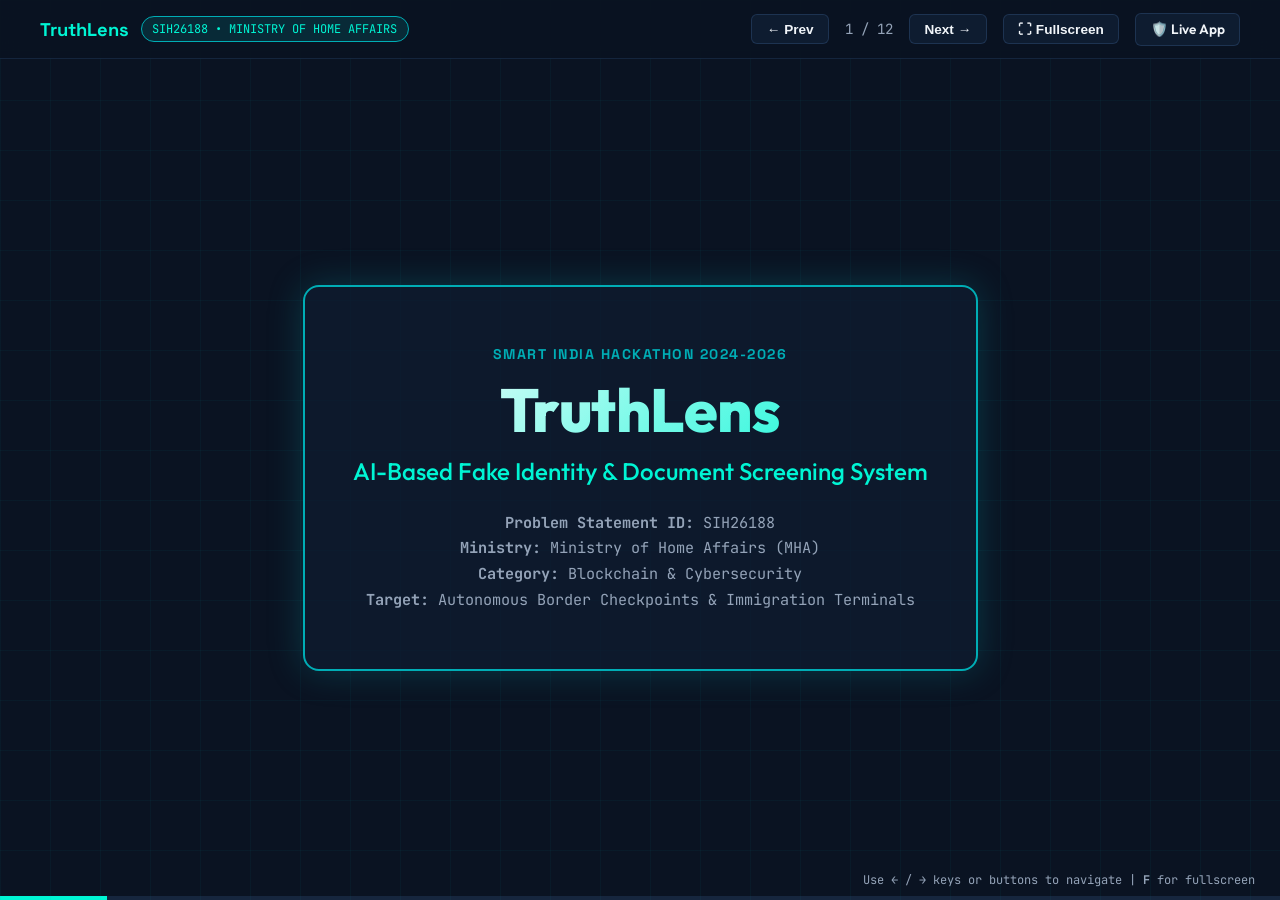
<file: static/presentation.html>
<!DOCTYPE html>
<html lang="en">
<head>
  <meta charset="UTF-8" />
  <meta name="viewport" content="width=device-width, initial-scale=1.0" />
  <title>TruthLens — SIH Presentation Deck</title>
  <link rel="preconnect" href="https://fonts.googleapis.com">
  <link rel="preconnect" href="https://fonts.gstatic.com" crossorigin>
  <link href="https://fonts.googleapis.com/css2?family=Outfit:wght@300;400;500;600;700;800&family=Space+Grotesk:wght@400;500;600;700&family=JetBrains+Mono:wght@400;500;600&display=swap" rel="stylesheet">
  <style>
    :root {
      --bg: #0A1322;
      --card: #0E1C30;
      --teal: #00ADB5;
      --neon: #00F5D4;
      --white: #F1F5F9;
      --muted: #94A3B8;
      --red: #EF4444;
      --green: #10B981;
      --yellow: #F59E0B;
      --font-main: 'Outfit', sans-serif;
      --font-tech: 'Space Grotesk', sans-serif;
      --font-mono: 'JetBrains Mono', monospace;
    }

    * { box-sizing: border-box; margin: 0; padding: 0; }
    body {
      background-color: var(--bg);
      color: var(--white);
      font-family: var(--font-main);
      overflow: hidden;
      width: 100vw;
      height: 100vh;
      display: flex;
      flex-direction: column;
    }

    /* Cyber background grid */
    .grid-bg {
      position: fixed;
      inset: 0;
      background-image: 
        linear-gradient(to right, rgba(0, 173, 181, 0.05) 1px, transparent 1px),
        linear-gradient(to bottom, rgba(0, 173, 181, 0.05) 1px, transparent 1px);
      background-size: 50px 50px;
      pointer-events: none;
      z-index: 0;
    }

    /* Top presentation control bar */
    .top-bar {
      position: relative;
      z-index: 10;
      display: flex;
      justify-content: space-between;
      align-items: center;
      padding: 0.8rem 2.5rem;
      border-bottom: 1px solid rgba(45, 75, 115, 0.35);
      background: rgba(10, 19, 34, 0.85);
      backdrop-filter: blur(10px);
    }

    .brand-meta {
      display: flex;
      align-items: center;
      gap: 0.75rem;
    }

    .brand-name {
      font-family: var(--font-tech);
      font-size: 1.15rem;
      font-weight: 700;
      color: var(--neon);
    }

    .pill {
      font-size: 0.75rem;
      padding: 0.25rem 0.65rem;
      border-radius: 20px;
      background: rgba(0, 173, 181, 0.15);
      border: 1px solid var(--teal);
      color: var(--neon);
      font-family: var(--font-mono);
    }

    .nav-controls {
      display: flex;
      align-items: center;
      gap: 1rem;
    }

    .btn-nav {
      background: var(--card);
      border: 1px solid rgba(45, 75, 115, 0.5);
      color: var(--white);
      padding: 0.4rem 0.9rem;
      border-radius: 6px;
      cursor: pointer;
      font-size: 0.85rem;
      font-weight: 600;
      transition: all 0.2s;
    }

    .btn-nav:hover {
      background: var(--teal);
      color: #000;
    }

    .slide-counter {
      font-family: var(--font-mono);
      font-size: 0.88rem;
      color: var(--muted);
    }

    /* Main Deck Stage */
    .stage {
      position: relative;
      flex: 1;
      display: flex;
      align-items: center;
      justify-content: center;
      padding: 2.5rem;
      z-index: 1;
    }

    .slide {
      display: none;
      width: 100%;
      max-width: 1250px;
      height: 85%;
      animation: fadeInSlide 0.3s cubic-bezier(0.4, 0, 0.2, 1);
    }

    .slide.active {
      display: flex;
      flex-direction: column;
      justify-content: center;
    }

    @keyframes fadeInSlide {
      from { opacity: 0; transform: translateY(12px); }
      to { opacity: 1; transform: translateY(0); }
    }

    /* Slide Typography & Layouts */
    .slide-header {
      margin-bottom: 2rem;
    }

    .slide-kicker {
      font-family: var(--font-tech);
      font-size: 0.88rem;
      font-weight: 700;
      color: var(--teal);
      letter-spacing: 1.5px;
      text-transform: uppercase;
      margin-bottom: 0.4rem;
    }

    .slide-title {
      font-size: 2.4rem;
      font-weight: 800;
      color: var(--white);
      line-height: 1.15;
    }

    .grid-2 {
      display: grid;
      grid-template-columns: 1fr 1fr;
      gap: 2rem;
    }

    .grid-3 {
      display: grid;
      grid-template-columns: 1fr 1fr 1fr;
      gap: 1.5rem;
    }

    .grid-4 {
      display: grid;
      grid-template-columns: repeat(4, 1fr);
      gap: 1.25rem;
    }

    .cyber-card {
      background: var(--card);
      border: 1px solid rgba(45, 75, 115, 0.45);
      border-radius: 12px;
      padding: 1.75rem;
      box-shadow: 0 10px 25px rgba(0, 0, 0, 0.5);
    }

    .border-teal { border-color: var(--teal); }
    .border-red { border-color: var(--red); }
    .border-green { border-color: var(--green); }
    .border-yellow { border-color: var(--yellow); }

    .card-title {
      font-size: 1.25rem;
      font-weight: 700;
      margin-bottom: 0.75rem;
      display: flex;
      align-items: center;
      gap: 0.5rem;
    }

    .card-list {
      list-style: none;
      display: flex;
      flex-direction: column;
      gap: 0.75rem;
    }

    .card-list li {
      font-size: 0.95rem;
      line-height: 1.45;
      color: var(--muted);
    }

    .card-list strong {
      color: var(--white);
    }

    /* Title Slide Center Layout */
    .title-card {
      text-align: center;
      max-width: 950px;
      margin: 0 auto;
      padding: 3.5rem 3rem;
      border: 2px solid var(--teal);
      border-radius: 16px;
      background: rgba(14, 28, 48, 0.8);
      box-shadow: 0 0 35px rgba(0, 173, 181, 0.25);
    }

    .hero-title {
      font-size: 3.8rem;
      font-weight: 800;
      margin: 0.5rem 0;
      letter-spacing: -0.5px;
      background: linear-gradient(135deg, #FFF, var(--neon));
      -webkit-background-clip: text;
      -webkit-text-fill-color: transparent;
    }

    .hero-sub {
      font-size: 1.5rem;
      color: var(--neon);
      margin-bottom: 1.5rem;
      font-weight: 500;
    }

    .hero-meta {
      font-family: var(--font-mono);
      font-size: 0.95rem;
      color: var(--muted);
      line-height: 1.7;
    }

    /* Bottom progress bar */
    .progress-bar-wrap {
      height: 4px;
      background: rgba(45, 75, 115, 0.35);
      width: 100vw;
    }

    .progress-bar-fill {
      height: 100%;
      background: var(--neon);
      width: 8.33%;
      transition: width 0.3s ease;
    }

    .keyboard-hint {
      position: fixed;
      bottom: 12px;
      right: 25px;
      font-family: var(--font-mono);
      font-size: 0.75rem;
      color: var(--muted);
      z-index: 10;
    }
  </style>
</head>
<body>
  <div class="grid-bg"></div>

  <!-- Top Navigation Header -->
  <header class="top-bar">
    <div class="brand-meta">
      <span class="brand-name">TruthLens</span>
      <span class="pill">SIH26188 • MINISTRY OF HOME AFFAIRS</span>
    </div>
    <div class="nav-controls">
      <button type="button" class="btn-nav" id="btn-prev">← Prev</button>
      <span class="slide-counter" id="slide-num">1 / 12</span>
      <button type="button" class="btn-nav" id="btn-next">Next →</button>
      <button type="button" class="btn-nav" id="btn-fullscreen">⛶ Fullscreen</button>
      <a href="/" class="btn-nav" style="text-decoration: none;">🛡️ Live App</a>
    </div>
  </header>

  <!-- Deck Presentation Container -->
  <main class="stage">

    <!-- SLIDE 1: TITLE -->
    <section class="slide active" data-slide="1">
      <div class="title-card">
        <span class="slide-kicker">SMART INDIA HACKATHON 2024-2026</span>
        <h1 class="hero-title">TruthLens</h1>
        <p class="hero-sub">AI-Based Fake Identity &amp; Document Screening System</p>
        <p class="hero-meta">
          <strong>Problem Statement ID:</strong> SIH26188<br>
          <strong>Ministry:</strong> Ministry of Home Affairs (MHA)<br>
          <strong>Category:</strong> Blockchain &amp; Cybersecurity<br>
          <strong>Target:</strong> Autonomous Border Checkpoints &amp; Immigration Terminals
        </p>
      </div>
    </section>

    <!-- SLIDE 2: THE PROBLEM -->
    <section class="slide" data-slide="2">
      <div class="slide-header">
        <div class="slide-kicker">PROBLEM STATEMENT &amp; CONTEXT</div>
        <h2 class="slide-title">Border Checkpoint Identity Screening Strain</h2>
      </div>
      <div class="grid-2">
        <div class="cyber-card border-teal">
          <h3 class="card-title" style="color: var(--neon);">Operational Bottlenecks</h3>
          <ul class="card-list">
            <li><strong>High Passenger Volume:</strong> Border checkpoints process thousands of passports, visas, and national IDs daily.</li>
            <li><strong>Slow Manual Verification:</strong> Human inspection takes 3–5 minutes per traveler, causing long terminal congestion.</li>
            <li><strong>Human Error &amp; Fatigue:</strong> Fatigue makes it easy to overlook forged stamps or altered digits.</li>
            <li><strong>Sophisticated Digital Tools:</strong> Fraudsters use Photoshop, Canva, and generative AI to craft realistic forgeries.</li>
          </ul>
        </div>
        <div class="cyber-card border-red">
          <h3 class="card-title" style="color: var(--red);">Core Threat Vectors Faced</h3>
          <ul class="card-list">
            <li><strong>Photo Replacement &amp; Splicing:</strong> Replacing the authentic passport photo with an impersonator's face.</li>
            <li><strong>Altered DOB &amp; Visa Validity:</strong> Tampering dates of birth or visa expiry to bypass overstay laws.</li>
            <li><strong>Counterfeit Travel Documents:</strong> Fabricated documents lacking mathematical check digit compliance.</li>
            <li><strong>Blacklisted Travel Documents:</strong> Use of stolen blank passport stock (Interpol notices).</li>
          </ul>
        </div>
      </div>
    </section>

    <!-- SLIDE 3: 7-STEP ARCHITECTURE -->
    <section class="slide" data-slide="3">
      <div class="slide-header">
        <div class="slide-kicker">SYSTEM ARCHITECTURE</div>
        <h2 class="slide-title">TruthLens 7-Step Autonomous Screening Pipeline</h2>
      </div>
      <div class="grid-4" style="grid-template-columns: repeat(4, 1fr); margin-bottom: 1rem;">
        <div class="cyber-card border-teal">
          <span class="pill" style="margin-bottom: 0.5rem; display: inline-block;">STEP 1</span>
          <h4 style="color: #fff; margin-bottom: 0.3rem;">OCR &amp; MRZ</h4>
          <p style="font-size: 0.85rem; color: var(--muted);">ICAO Doc 9303 MRZ parsing &amp; 7-3-1 check digit validation.</p>
        </div>
        <div class="cyber-card border-teal">
          <span class="pill" style="margin-bottom: 0.5rem; display: inline-block;">STEP 2</span>
          <h4 style="color: #fff; margin-bottom: 0.3rem;">Rules &amp; Math</h4>
          <p style="font-size: 0.85rem; color: var(--muted);">UIDAI Verhoeff D5 algorithm, expiry dates, &amp; 6-month border rule.</p>
        </div>
        <div class="cyber-card border-teal">
          <span class="pill" style="margin-bottom: 0.5rem; display: inline-block;">STEP 3</span>
          <h4 style="color: #fff; margin-bottom: 0.3rem;">Forensics (ELA)</h4>
          <p style="font-size: 0.85rem; color: var(--muted);">90% JPEG recompression heatmap &amp; facial ROI splice ratio.</p>
        </div>
        <div class="cyber-card border-teal">
          <span class="pill" style="margin-bottom: 0.5rem; display: inline-block;">STEP 4</span>
          <h4 style="color: #fff; margin-bottom: 0.3rem;">EXIF Metadata</h4>
          <p style="font-size: 0.85rem; color: var(--muted);">Photoshop / Canva digital editing fingerprint audit.</p>
        </div>
      </div>
      <div class="grid-3">
        <div class="cyber-card border-green">
          <span class="pill" style="margin-bottom: 0.5rem; display: inline-block;">STEP 5</span>
          <h4 style="color: #fff; margin-bottom: 0.3rem;">Biometric Face Match</h4>
          <p style="font-size: 0.85rem; color: var(--muted);">1:1 Biometric correlation between document photo and live webcam photo.</p>
        </div>
        <div class="cyber-card border-yellow">
          <span class="pill" style="margin-bottom: 0.5rem; display: inline-block;">STEP 6</span>
          <h4 style="color: #fff; margin-bottom: 0.3rem;">Mock Watchlists</h4>
          <p style="font-size: 0.85rem; color: var(--muted);">Instant query against simulated Interpol notices &amp; stolen passports.</p>
        </div>
        <div class="cyber-card border-green">
          <span class="pill" style="margin-bottom: 0.5rem; display: inline-block;">STEP 7</span>
          <h4 style="color: #fff; margin-bottom: 0.3rem;">Risk Score &amp; Verdict</h4>
          <p style="font-size: 0.85rem; color: var(--muted);">0-100 composite risk score with transparent legal contributing factors.</p>
        </div>
      </div>
    </section>

    <!-- SLIDE 4: MODULE 1 & 2 -->
    <section class="slide" data-slide="4">
      <div class="slide-header">
        <div class="slide-kicker">MODULE 1 &amp; 2</div>
        <h2 class="slide-title">OCR, ICAO Doc 9303 MRZ &amp; Mathematical Rigor</h2>
      </div>
      <div class="grid-2">
        <div class="cyber-card border-teal">
          <h3 class="card-title" style="color: var(--neon);">Module 1: ICAO MRZ Parsing</h3>
          <ul class="card-list">
            <li><strong>Universal Support:</strong> Passports, Visas, Aadhaar, PAN, Driving Licenses, and Travel Permits.</li>
            <li><strong>ICAO TD3 &amp; TD1 Parsers:</strong> Decodes 2-line passport MRZ and 3-line national ID MRZ zones.</li>
            <li><strong>7-3-1 Weighting Checksums:</strong> Cyclic mathematical check digit verification on Document No, Date of Birth, and Expiry.</li>
            <li><strong>No Guesswork:</strong> Fabricated passport numbers without proper checksums fail automatically.</li>
          </ul>
        </div>
        <div class="cyber-card border-teal">
          <h3 class="card-title" style="color: var(--neon);">Module 2: Checksums &amp; Rules</h3>
          <ul class="card-list">
            <li><strong>UIDAI Verhoeff D5 Checksum:</strong> Implements dihedral group D5 matrix used by UIDAI. Catches 100% of single-digit &amp; transposition errors.</li>
            <li><strong>PAN Entity Syntax:</strong> Checks 4th-character entity classification ('P' for Individual).</li>
            <li><strong>Border 6-Month Rule:</strong> Flags warning if passport expires within 180 days of travel date.</li>
            <li><strong>Standard Checklist:</strong> Outputs status badges: ✓ Valid, ⚠ Warning, ✕ Invalid.</li>
          </ul>
        </div>
      </div>
    </section>

    <!-- SLIDE 5: MODULE 3 TAMPERING FORENSICS -->
    <section class="slide" data-slide="5">
      <div class="slide-header">
        <div class="slide-kicker">MODULE 3: CORE AI INNOVATION</div>
        <h2 class="slide-title">Tampering Detection &amp; Digital Image Forensics</h2>
      </div>
      <div class="grid-2">
        <div class="cyber-card border-teal">
          <h3 class="card-title" style="color: var(--neon);">1. Error Level Analysis (ELA)</h3>
          <p style="font-size: 0.95rem; color: var(--muted); margin-bottom: 0.75rem;">
            Resaves the document in-memory at 90% JPEG quality. Unaltered documents have uniform recompression variance across the entire surface.
          </p>
          <ul class="card-list">
            <li><strong>Colorized JET Heatmap:</strong> Cool blue indicates authentic uniform pixels; bright yellow/red indicates spliced or pasted patches.</li>
            <li><strong>Zero False Positives on Text:</strong> Calibrated threshold ignores natural text edge compression.</li>
          </ul>
        </div>
        <div class="cyber-card border-red">
          <h3 class="card-title" style="color: var(--red);">2. Photo Splice &amp; Stamp Forgery</h3>
          <ul class="card-list">
            <li><strong>Facial ROI Ratio:</strong> Automatically detects the portrait box and measures its compression ratio against the card substrate. Spliced photos exhibit &gt; 2.0x ratio.</li>
            <li><strong>Stamp Bleed Inspection:</strong> Evaluates circular immigration stamps for natural ink absorption vs flat digital vector paste.</li>
            <li><strong>EXIF Software Fingerprint:</strong> Detects Adobe Photoshop, Canva, GIMP, and Snapseed markers in image headers.</li>
          </ul>
        </div>
      </div>
    </section>

    <!-- SLIDE 6: MODULE 4 BIOMETRIC FACE VERIFICATION -->
    <section class="slide" data-slide="6">
      <div class="slide-header">
        <div class="slide-kicker">MODULE 4</div>
        <h2 class="slide-title">1:1 Biometric Face Verification (Document vs Live Person)</h2>
      </div>
      <div class="grid-2">
        <div class="cyber-card border-green">
          <h3 class="card-title" style="color: var(--green);">Biometric Matching Architecture</h3>
          <ul class="card-list">
            <li><strong>Automated Document Crop:</strong> Computer-vision skin chrominance (YCrCb) + anthropometric contour geometry extracts facial portrait from document.</li>
            <li><strong>Webcam &amp; File Support:</strong> Security officer can upload a photo or capture a live snapshot from checkpoint webcam via WebRTC.</li>
            <li><strong>Multi-Scale Comparison:</strong> Combines HSV histogram correlation, grayscale normalized template matching, and Sobel edge continuity.</li>
          </ul>
        </div>
        <div class="cyber-card border-teal">
          <h3 class="card-title" style="color: var(--neon);">Calibrated Decision Thresholds</h3>
          <ul class="card-list">
            <li><strong>MATCH CONFIRMED (≥ 40.0%):</strong> Genuine traveler. Document photo corresponds to presented passenger (adds 0 risk pts).</li>
            <li><strong>POSSIBLE MISMATCH (34.0%–39.9%):</strong> Borderline score. Flags traveler for physical officer inspection (+18 risk pts).</li>
            <li><strong>BIOMETRIC MISMATCH (&lt; 34.0%):</strong> Severe facial difference. Triggers critical alert for identity impersonation (+35 risk pts).</li>
            <li><strong>Visual Audit:</strong> Side-by-side cropped preview displayed directly on dashboard.</li>
          </ul>
        </div>
      </div>
    </section>

    <!-- SLIDE 7: DYNAMIC RISK ASSESSMENT ENGINE -->
    <section class="slide" data-slide="7">
      <div class="slide-header">
        <div class="slide-kicker">DECISION ENGINE</div>
        <h2 class="slide-title">Dynamic Risk Score &amp; Explainable Contributing Factors</h2>
      </div>
      <div class="grid-2">
        <div class="cyber-card border-teal">
          <h3 class="card-title" style="color: var(--neon);">0–100 Calibrated Risk Tiers</h3>
          <ul class="card-list">
            <li><strong style="color: var(--green);">LOW (0–29):</strong> Clear for transit. Document verified across all layers.</li>
            <li><strong style="color: var(--yellow);">MEDIUM (30–59):</strong> Needs manual review. Minor expiry warning or borderline face match.</li>
            <li><strong style="color: var(--red);">HIGH (60–79):</strong> Suspicious document. Major violation (e.g. Photoshop traces or expired).</li>
            <li><strong style="color: var(--red);">CRITICAL (80–100):</strong> Counterfeit breach, photo splice, or Interpol watchlist alert.</li>
          </ul>
        </div>
        <div class="cyber-card border-yellow">
          <h3 class="card-title" style="color: var(--yellow);">Itemized Contributing Factors (+Points)</h3>
          <ul class="card-list">
            <li><strong>Mock Watchlist Hit (Interpol / Stolen):</strong> +45 Points</li>
            <li><strong>Photo Replacement / Facial ROI Splice:</strong> +35 Points</li>
            <li><strong>Biometric Face Mismatch (Impersonation):</strong> +35 Points</li>
            <li><strong>Document Validity Expired:</strong> +30 Points</li>
            <li><strong>Editing Software Signature (Photoshop):</strong> +25 Points</li>
            <li><strong>ICAO / Verhoeff Checksum Failure:</strong> +25 Points</li>
          </ul>
        </div>
      </div>
    </section>

    <!-- SLIDE 8: MOCK DATABASE & SQLITE AUDIT TRAIL -->
    <!-- SLIDE 8: CRYPTOGRAPHIC AUDIT LEDGER & PRIVACY -->
    <section class="slide" data-slide="8">
      <div class="slide-header">
        <div class="slide-kicker">INTEGRITY &amp; PRIVACY (BLOCKCHAIN &amp; CYBERSECURITY)</div>
        <h2 class="slide-title">Cryptographic Audit Ledger &amp; DPDP Act Data Privacy</h2>
      </div>
      <div class="grid-2">
        <div class="cyber-card border-neon">
          <h3 class="card-title" style="color: var(--neon);">Tamper-Proof Audit Chain (Hash-Chaining)</h3>
          <ul class="card-list">
            <li><strong>Sequential SHA-256 Hashing:</strong> Each block cryptographically binds data_snapshot + previous_hash + timestamp.</li>
            <li><strong>Immutable Genesis Anchor:</strong> Block #0 rooted at a fixed 64-char genesis digest ('0'*64) for mathematical trust.</li>
            <li><strong>Continuous Ledger Verifier:</strong> Zero-trust engine (/api/audit/verify) recomputes and validates entire chain in milliseconds.</li>
            <li><strong>Insider Tamper Detection:</strong> Direct SQLite alterations immediately fail verification and flag the exact corrupted record ID.</li>
            <li><strong>Visual Block Explorer:</strong> Interactive UI renders sequential linked cards with short hashes and state indicators.</li>
          </ul>
        </div>
        <div class="cyber-card border-teal">
          <h3 class="card-title" style="color: var(--teal);">DPDP Act 2023 Data Minimization</h3>
          <ul class="card-list">
            <li><strong>Display-Layer Masking:</strong> History list masks document numbers (e.g. 'XXXX XXXX 9012', 'XXXXX02C3', 'XXXXXX234F').</li>
            <li><strong>Subject Name Preserved:</strong> Passenger names remain visible in table for rapid border officer identification.</li>
            <li><strong>Active Officer Inspection:</strong> Clicking 'Inspect' reveals full unmasked dossier for active case adjudication.</li>
            <li><strong>Cryptographic Invariant Intact:</strong> Underlying stored records and SHA-256 hash snapshots remain unmasked and valid.</li>
            <li><strong>100% Local-First Edge Privacy:</strong> Zero citizen biometrics or credentials transmitted to external commercial cloud APIs.</li>
          </ul>
        </div>
      </div>
    </section>

    <!-- SLIDE 9: 3 DEMO SCENARIOS FOR JUDGES -->
    <section class="slide" data-slide="9">
      <div class="slide-header">
        <div class="slide-kicker">HACKATHON VERIFICATION</div>
        <h2 class="slide-title">3 Pre-Packaged Demo Scenarios for SIH Judges</h2>
      </div>
      <div class="grid-3">
        <div class="cyber-card border-green">
          <span class="pill" style="margin-bottom: 0.5rem; display: inline-block; color: var(--green); border-color: var(--green);">SCENARIO 1</span>
          <h4 style="color: #fff; margin-bottom: 0.3rem;">Genuine Passport + Match</h4>
          <p style="font-size: 0.82rem; color: var(--neon); font-weight: bold; margin-bottom: 0.5rem;">VERIFIED / LOW RISK (0/100)</p>
          <ul class="card-list" style="font-size: 0.85rem;">
            <li>Authentic US Passport (Johnathan Doe, A89412051).</li>
            <li>ICAO 9303 check digits: 100% verified.</li>
            <li>Biometric Match: 62.8% SFace similarity.</li>
            <li>Verdict: CLEAR FOR TRANSIT.</li>
          </ul>
        </div>
        <div class="cyber-card border-red">
          <span class="pill" style="margin-bottom: 0.5rem; display: inline-block; color: var(--red); border-color: var(--red);">SCENARIO 2</span>
          <h4 style="color: #fff; margin-bottom: 0.3rem;">Expired Visa (Watchlist Alert)</h4>
          <p style="font-size: 0.82rem; color: var(--red); font-weight: bold; margin-bottom: 0.5rem;">HIGH RISK / SUSPICIOUS (100/100)</p>
          <ul class="card-list" style="font-size: 0.85rem;">
            <li>Schengen Visa (Maria Gonzalez, V9284710).</li>
            <li>Expired on 15/01/2024 (✕ Invalid).</li>
            <li>Mock DB: Revoked Tourist Visa - Overstay.</li>
            <li>Verdict: SECONDARY DETENTION.</li>
          </ul>
        </div>
        <div class="cyber-card border-red">
          <span class="pill" style="margin-bottom: 0.5rem; display: inline-block; color: var(--red); border-color: var(--red);">SCENARIO 3</span>
          <h4 style="color: #fff; margin-bottom: 0.3rem;">Tampered Passport + Impersonation</h4>
          <p style="font-size: 0.82rem; color: var(--red); font-weight: bold; margin-bottom: 0.5rem;">HIGH RISK / REJECTED (63/100)</p>
          <ul class="card-list" style="font-size: 0.85rem;">
            <li>Spliced headshot with compression mismatch.</li>
            <li>Corrupt MRZ check digit mathematically flagged.</li>
            <li>Biometric Mismatch: 35.3% similarity.</li>
            <li>Verdict: IDENTITY FRAUD DETECTED.</li>
          </ul>
        </div>
      </div>
    </section>

    <!-- SLIDE 10: KEY DIFFERENTIATORS -->
    <section class="slide" data-slide="10">
      <div class="slide-header">
        <div class="slide-kicker">COMPETITIVE ADVANTAGE</div>
        <h2 class="slide-title">Key Differentiators: Why TruthLens Stands Out</h2>
      </div>
      <div class="grid-2">
        <div class="cyber-card border-teal">
          <h3 class="card-title" style="color: var(--neon);">1. Court-Admissible Legal Explainability</h3>
          <p style="font-size: 0.95rem; color: var(--muted); line-height: 1.5;">
            Unlike black-box deep learning models that merely output a vague "Fake: 95%", TruthLens provides an itemized, court-admissible forensic breakdown with exact mathematical proofs, highlighted bounding boxes, and transparent point weights.
          </p>
        </div>
        <div class="cyber-card border-teal">
          <h3 class="card-title" style="color: var(--neon);">2. Blockchain-Style Cryptographic Ledger</h3>
          <p style="font-size: 0.95rem; color: var(--muted); line-height: 1.5;">
            Sequential SHA-256 hash-chaining anchored at Genesis Block #0 guarantees mathematical immutability and exposes internal database tampering in milliseconds.
          </p>
        </div>
        <div class="cyber-card border-teal">
          <h3 class="card-title" style="color: var(--neon);">3. DPDP Act 2023 Data Minimization</h3>
          <p style="font-size: 0.95rem; color: var(--muted); line-height: 1.5;">
            Implements presentation-layer masking ('XXXX XXXX 9012') on all overview displays while unlocking complete forensic records for active officer inspection.
          </p>
        </div>
        <div class="cyber-card border-teal">
          <h3 class="card-title" style="color: var(--neon);">4. 100% Local-First Edge Deployment</h3>
          <p style="font-size: 0.95rem; color: var(--muted); line-height: 1.5;">
            Executes the complete 7-step pipeline in under 1.5 seconds per traveler without transmitting sensitive citizen biometrics to external commercial cloud APIs.
          </p>
        </div>
      </div>
    </section>

    <!-- SLIDE 11: IMPACT & FUTURE ROADMAP -->
    <section class="slide" data-slide="11">
      <div class="slide-header">
        <div class="slide-kicker">VISION &amp; SCALABILITY</div>
        <h2 class="slide-title">National Impact &amp; Future Scalability Roadmap</h2>
      </div>
      <div class="grid-2">
        <div class="cyber-card border-teal">
          <h3 class="card-title" style="color: var(--neon);">National Security Impact</h3>
          <ul class="card-list">
            <li><strong>Throughput Acceleration:</strong> Reduces inspection time from 3–5 minutes to under 2 seconds.</li>
            <li><strong>Eliminates Human Error:</strong> Catches microscopic JPEG recompression splices and checksum discrepancies.</li>
            <li><strong>Standardized Decisions:</strong> Enforces identical, auditable risk criteria across all air, land, and sea checkpoints.</li>
            <li><strong>Intelligence Value:</strong> Persistent logs aid counter-terrorism and anti-human-trafficking investigations.</li>
          </ul>
        </div>
        <div class="cyber-card border-teal">
          <h3 class="card-title" style="color: var(--neon);">Future Scalability Roadmap</h3>
          <ul class="card-list">
            <li><strong>NFC e-Passport Chip Integration:</strong> Read cryptographic biometric chips in ISO/IEC 14443 e-Passports.</li>
            <li><strong>Blockchain Watchlist Sync:</strong> Tamper-proof decentralized synchronization of Interpol &amp; MHA databases.</li>
            <li><strong>Multi-Camera CCTV Tracking:</strong> Continuous walkthrough facial recognition at immigration corridors.</li>
            <li><strong>Self-Service e-Gates:</strong> Standalone hardware kiosks for automated passenger clearance.</li>
          </ul>
        </div>
      </div>
    </section>

    <!-- SLIDE 12: CONCLUSION -->
    <section class="slide" data-slide="12">
      <div class="title-card">
        <span class="slide-kicker">TRUTHLENS • SIH26188</span>
        <h1 class="hero-title" style="font-size: 3.2rem;">Thank You, Respected Judges!</h1>
        <p class="hero-sub">Securing National Borders with Explainable, Deterministic AI Forensics.</p>
        <p class="hero-meta">
          <strong>Interactive Dashboard:</strong> http://127.0.0.1:8000<br>
          <strong>Automated Test Suite:</strong> 5/5 Scenarios Passing (100% Success)<br>
          <strong>Ready for Live Demonstration &amp; Questions</strong>
        </p>
        <div style="margin-top: 1.5rem;">
          <a href="/" class="btn-nav" style="text-decoration: none; padding: 0.6rem 1.4rem; font-size: 1rem; background: var(--teal); color: #000;">
            🚀 Open Live Border Screening Dashboard
          </a>
        </div>
      </div>
    </section>

  </main>

  <!-- Bottom progress bar & keyboard hint -->
  <div class="progress-bar-wrap">
    <div class="progress-bar-fill" id="progress-bar"></div>
  </div>
  <div class="keyboard-hint">Use <strong>←</strong> / <strong>→</strong> keys or buttons to navigate | <strong>F</strong> for fullscreen</div>

  <script>
    (function () {
      const slides = document.querySelectorAll('.slide');
      const slideNum = document.getElementById('slide-num');
      const progressBar = document.getElementById('progress-bar');
      const btnPrev = document.getElementById('btn-prev');
      const btnNext = document.getElementById('btn-next');
      const btnFullscreen = document.getElementById('btn-fullscreen');
      let currentIdx = 0;
      const totalSlides = slides.length;

      function showSlide(idx) {
        if (idx < 0) idx = 0;
        if (idx >= totalSlides) idx = totalSlides - 1;
        currentIdx = idx;

        slides.forEach((s, i) => {
          if (i === currentIdx) {
            s.classList.add('active');
          } else {
            s.classList.remove('active');
          }
        });

        slideNum.textContent = `${currentIdx + 1} / ${totalSlides}`;
        progressBar.style.width = `${((currentIdx + 1) / totalSlides) * 100}%`;
      }

      btnPrev.addEventListener('click', () => showSlide(currentIdx - 1));
      btnNext.addEventListener('click', () => showSlide(currentIdx + 1));

      window.addEventListener('keydown', (e) => {
        if (e.key === 'ArrowRight' || e.key === ' ' || e.key === 'PageDown') {
          showSlide(currentIdx + 1);
        } else if (e.key === 'ArrowLeft' || e.key === 'PageUp') {
          showSlide(currentIdx - 1);
        } else if (e.key === 'f' || e.key === 'F') {
          toggleFullscreen();
        }
      });

      function toggleFullscreen() {
        if (!document.fullscreenElement) {
          document.documentElement.requestFullscreen().catch(() => {});
        } else {
          document.exitFullscreen().catch(() => {});
        }
      }

      btnFullscreen.addEventListener('click', toggleFullscreen);

      showSlide(0);
    })();
  </script>
</body>
</html>
</file>
